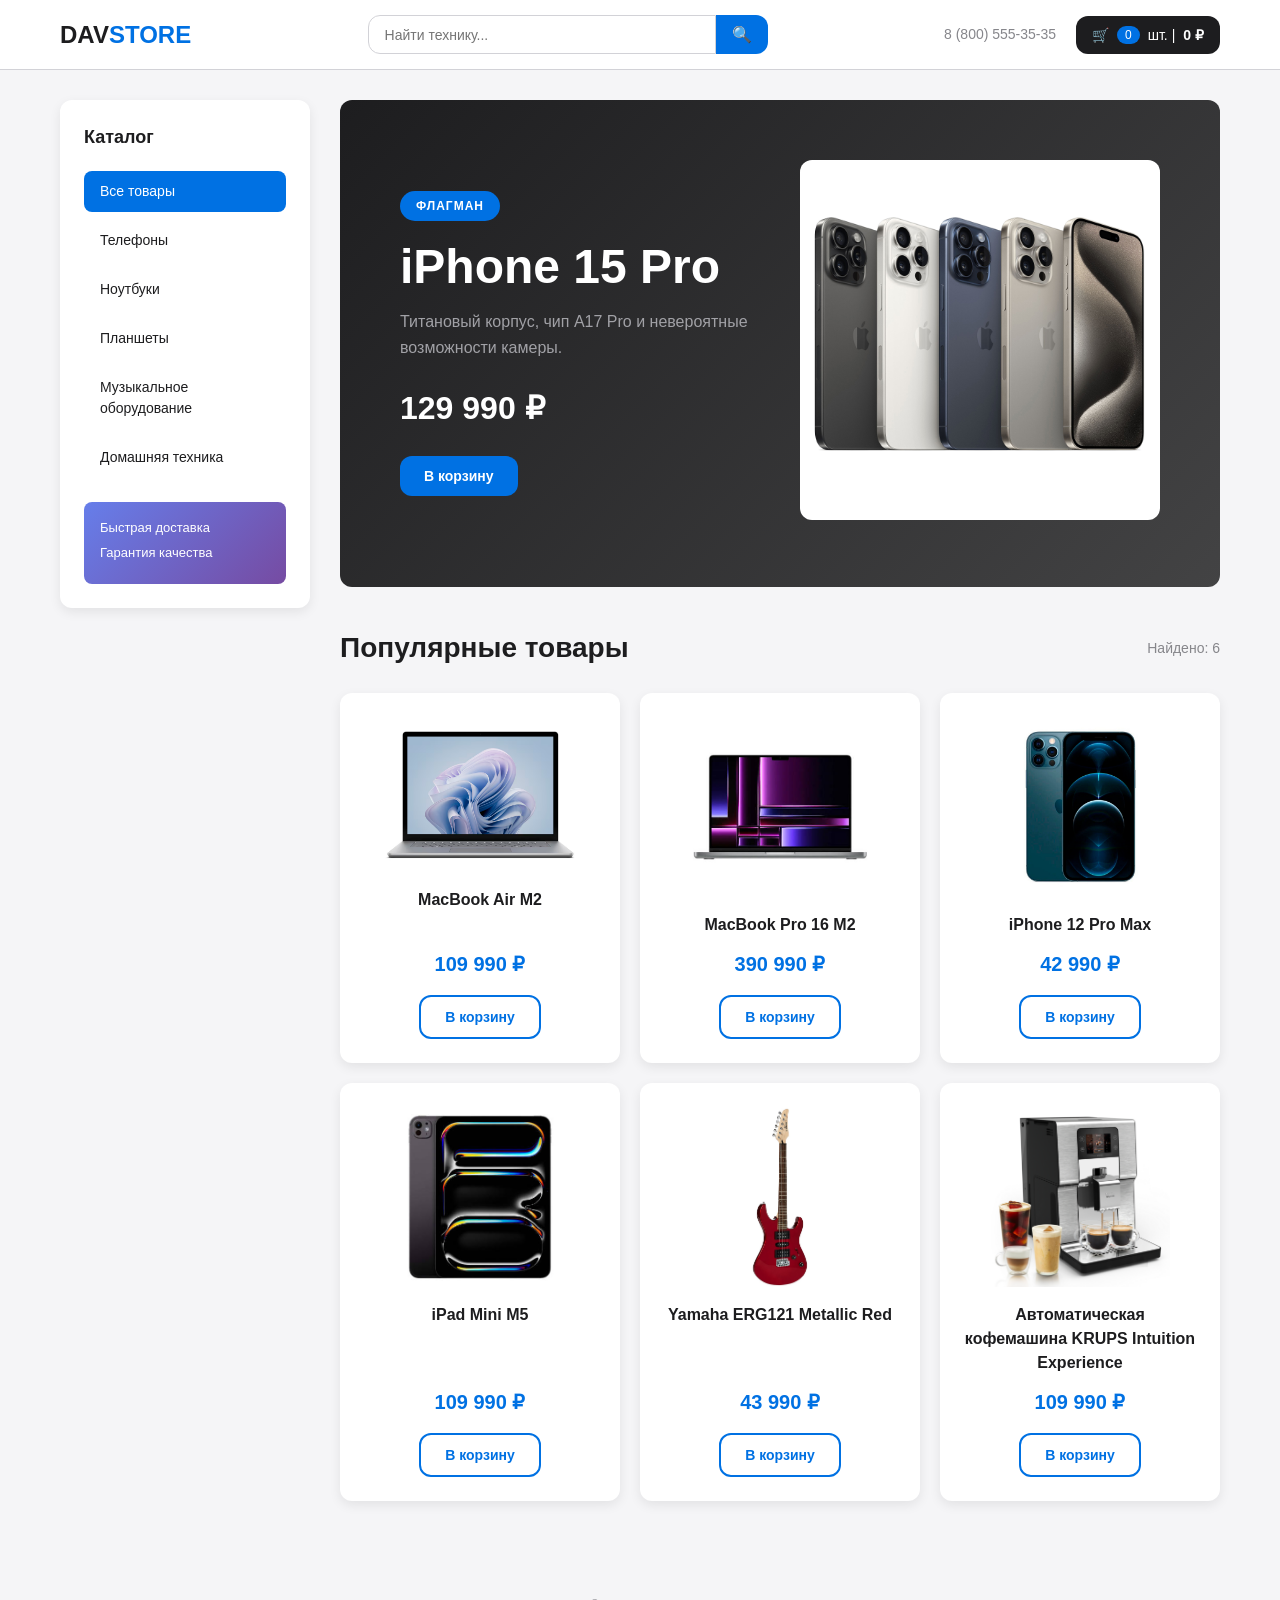
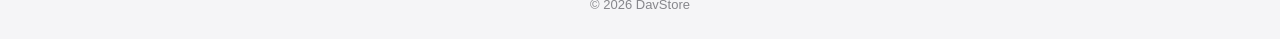
<file: lab1/index.html>
<!DOCTYPE html>
<html lang="ru">
<head>
    <meta charset="UTF-8">
    <meta name="viewport" content="width=device-width, initial-scale=1.0">
    <title>DavStore</title>
    <link rel="stylesheet" href="css/style.css">
</head>
<body>
<header class="header">
    <div class="header__container">
        <a href="#" class="logo">DAV<span class="logo__accent">STORE</span></a>

        <form class="search-form" id="search-form" action="#" method="get" role="search">
            <input type="search" id="search-input" placeholder="Найти технику..." class="search-form__input" aria-label="Поиск по каталогу">
            <button type="submit" class="search-form__btn" aria-label="Найти">🔍</button>
        </form>

        <div class="header__actions">
            <span class="header__phone">8 (800) 555-35-35</span>
            <button type="button" class="cart-btn" id="open-cart-btn" aria-label="Открыть корзину">
                🛒 <span class="cart-btn__count" id="cart-count">0</span> шт. |
                <span class="cart-btn__sum" id="cart-sum">0 ₽</span>
            </button>
        </div>
    </div>
</header>

<div class="page-wrapper">
    <aside class="sidebar">
        <h2 class="sidebar__title">Каталог</h2>
        <nav class="sidebar__nav" aria-label="Категории товаров">
            <ul class="category-list">
                <li><a href="#" class="category-link active" data-category="all">Все товары</a></li>
                <li><a href="#" class="category-link" data-category="phones">Телефоны</a></li>
                <li><a href="#" class="category-link" data-category="laptops">Ноутбуки</a></li>
                <li><a href="#" class="category-link" data-category="tablets">Планшеты</a></li>
                <li><a href="#" class="category-link" data-category="audio">Музыкальное оборудование</a></li>
                <li><a href="#" class="category-link" data-category="home">Домашняя техника</a></li>
            </ul>
        </nav>

        <div class="promo-block">
            <p>Быстрая доставка</p>
            <p>Гарантия качества</p>
        </div>
    </aside>

    <main class="main-content">

        <section class="hero">
        <div class="hero__content">
            <span class="hero__tag">ФЛАГМАН</span>
            <h1 class="hero__title">iPhone 15 Pro</h1>
            <p class="hero__desc">Титановый корпус, чип A17 Pro и невероятные возможности камеры.</p>
            <span class="hero__price">129 990 ₽</span>
            <button type="button" class="btn btn--primary add-to-cart" data-id="1" data-name="iPhone 15 Pro" data-price="129990">В корзину</button>
        </div>

        <div class="hero__image">
            <img src="img/iphone15.jpg" alt="iPhone 15 Pro в разных цветах" class="hero__img">
        </div>
    </section>

        <section class="catalog">
            <h2 class="catalog__title">Популярные товары <span class="catalog__count" id="catalog-count">Найдено: 6</span></h2>
            <div class="products-grid" id="products-grid">
                <article class="product-card" data-category="laptops" data-name="MacBook Air M2">
                    <img src="img/laptop.jpg" alt="Ноутбук MacBook Air M2" class="product-card__img" loading="lazy">
                    <h3 class="product-card__title">MacBook Air M2</h3>
                    <p class="product-card__price">109 990 ₽</p>
                    <button type="button" class="btn btn--outline add-to-cart" data-id="2" data-name="MacBook Air M2" data-price="109990">В корзину</button>
                </article>

                <article class="product-card" data-category="laptops" data-name="MacBook Pro 16 M2">
                    <img src="img/macbook-pro.png" alt="Ноутбук MacBook Pro 16 M2" class="product-card__img" loading="lazy">
                    <h3 class="product-card__title">MacBook Pro 16 M2</h3>
                    <p class="product-card__price">390 990 ₽</p>
                    <button type="button" class="btn btn--outline add-to-cart" data-id="3" data-name="MacBook Pro 16 M2" data-price="390990">В корзину</button>
                </article>

                <article class="product-card" data-category="phones" data-name="iPhone 12 Pro Max">
                    <img src="img/Iphone.jpg" alt="Смартфон iPhone 12 Pro Max" class="product-card__img" loading="lazy">
                    <h3 class="product-card__title">iPhone 12 Pro Max</h3>
                    <p class="product-card__price">42 990 ₽</p>
                    <button type="button" class="btn btn--outline add-to-cart" data-id="4" data-name="iPhone 12 Pro Max" data-price="42990">В корзину</button>
                </article>

                <article class="product-card" data-category="tablets" data-name="iPad Mini M5">
                    <img src="img/Ipad.jpeg" alt="Планшет iPad Mini" class="product-card__img" loading="lazy">
                    <h3 class="product-card__title">iPad Mini M5</h3>
                    <p class="product-card__price">109 990 ₽</p>
                    <button type="button" class="btn btn--outline add-to-cart" data-id="5" data-name="iPad Mini M5" data-price="109990">В корзину</button>
                </article>

                <article class="product-card" data-category="audio" data-name="Yamaha ERG121 Metallic Red">
                    <img src="img/Guitar.jpg" alt="Электрогитара Yamaha ERG121" class="product-card__img" loading="lazy">
                    <h3 class="product-card__title">Yamaha ERG121 Metallic Red</h3>
                    <p class="product-card__price">43 990 ₽</p>
                    <button type="button" class="btn btn--outline add-to-cart" data-id="6" data-name="Yamaha ERG121 Metallic Red" data-price="43990">В корзину</button>
                </article>

                <article class="product-card" data-category="home" data-name="KRUPS Intuition Experience">
                    <img src="img/coffeemaker.jpg" alt="Кофемашина KRUPS Intuition Experience" class="product-card__img" loading="lazy">
                    <h3 class="product-card__title">Автоматическая кофемашина KRUPS Intuition Experience</h3>
                    <p class="product-card__price">109 990 ₽</p>
                    <button type="button" class="btn btn--outline add-to-cart" data-id="7" data-name="KRUPS Intuition Experience" data-price="109990">В корзину</button>
                </article>
            </div>
        </section>
    </main>
</div>

<footer class="footer">
    <p>&copy; 2026 DavStore</p>
</footer>

<div class="modal-overlay" id="cart-modal">
    <div class="modal" role="dialog" aria-modal="true" aria-labelledby="cart-title">
        <button type="button" class="modal__close" id="close-cart-btn" aria-label="Закрыть">&times;</button>

        <div id="cart-view">
            <h2 class="modal__title" id="cart-title">Корзина</h2>
            <div class="cart-items" id="cart-items-container">
                <p class="empty-cart-msg">Корзина пуста</p>
            </div>
            <div class="cart-total">
                Итого: <span id="modal-total-sum">0 ₽</span>
            </div>
            <button type="button" class="btn btn--primary btn--full" id="checkout-btn" disabled>
                Оформить заказ
            </button>
        </div>

        <div id="order-view" hidden>
            <h2 class="modal__title">Оформление заказа</h2>
            <form class="order-form" id="order-form">
                <input type="text" name="firstName" placeholder="Имя" aria-label="Имя" autocomplete="given-name" required>
                <input type="text" name="lastName" placeholder="Фамилия" aria-label="Фамилия" autocomplete="family-name" required>
                <input type="text" name="address" placeholder="Адрес доставки" aria-label="Адрес доставки" autocomplete="street-address" required>
                <input type="tel" name="phone" placeholder="Контактный телефон" aria-label="Контактный телефон" autocomplete="tel"
                       pattern="[0-9+()\s\-]{10,18}" title="Введите телефон, например +7 (999) 123-45-67" required>
                <button type="submit" class="btn btn--primary btn--full">Создать заказ</button>
            </form>
        </div>

        <div id="success-view" class="order-success" hidden>
            <h2 class="order-success__title">Заказ создан!</h2>
            <p class="order-success__text">Мы свяжемся с вами для подтверждения.</p>
            <button type="button" class="btn btn--primary btn--full" id="success-close-btn">Закрыть</button>
        </div>
    </div>
</div>

<script src="js/app.js"></script>
</body>
</html>
</file>
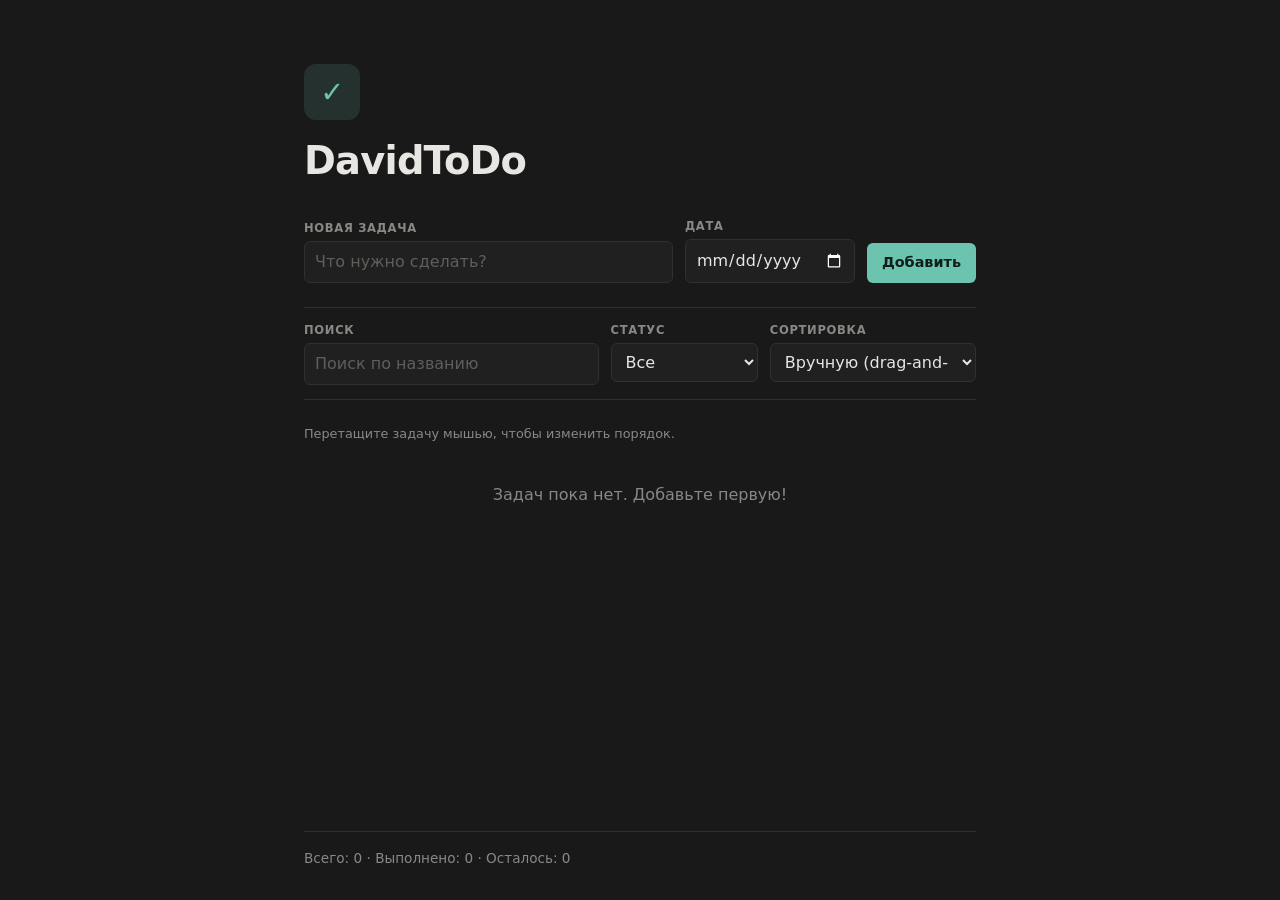
<file: lab2/index.html>
<!DOCTYPE html>
<html lang="ru">
<head>
  <meta charset="UTF-8">
  <meta name="viewport" content="width=device-width, initial-scale=1.0">
  <title>DavidToDo</title>
  <script src="js/app.js" defer></script>
</head>
<body>
</body>
</html>
</file>
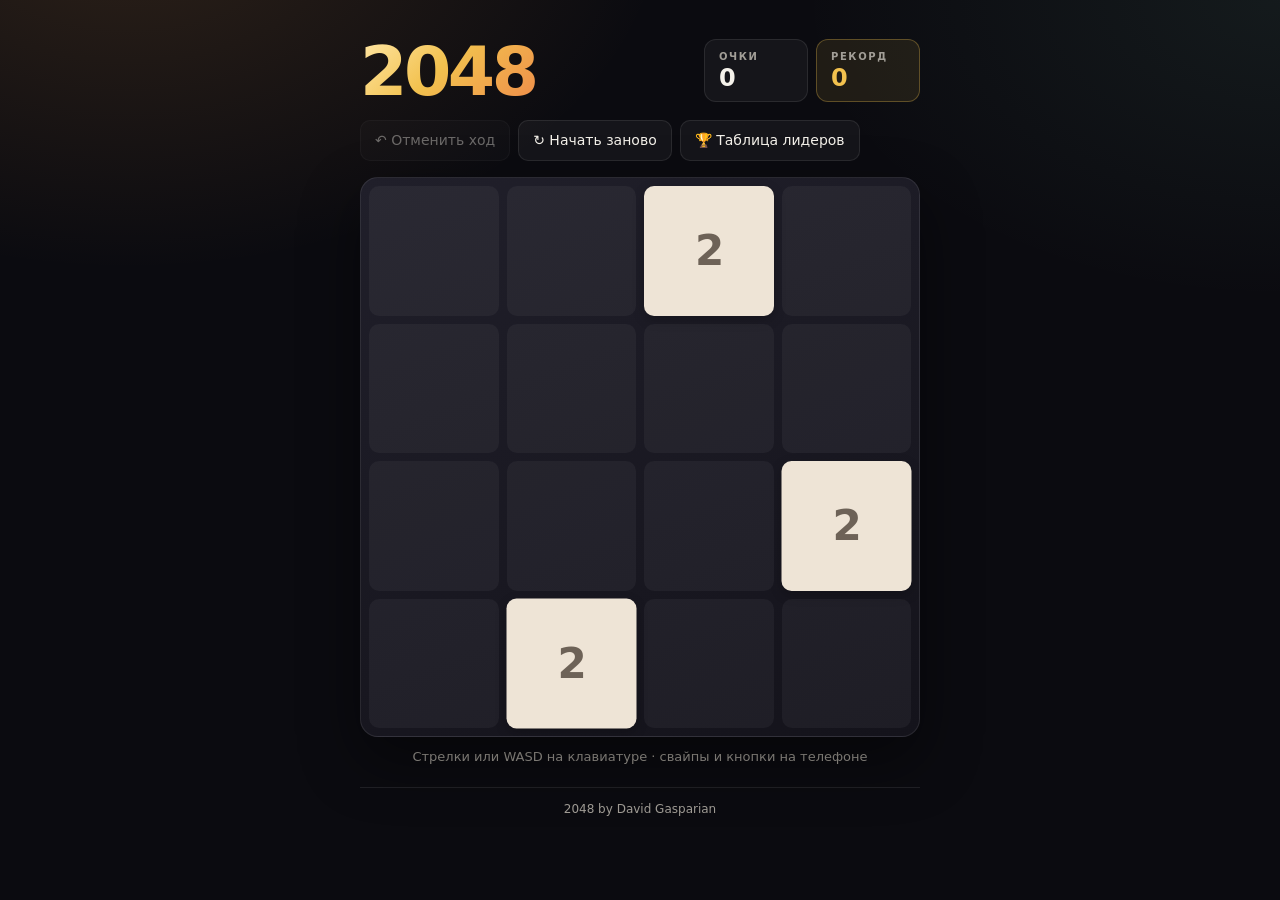
<file: lab3/index.html>
<!DOCTYPE html>
<html lang="ru">
<head>
  <meta charset="UTF-8">
  <meta name="viewport" content="width=device-width, initial-scale=1.0">
  <meta name="theme-color" content="#0b0b10">
  <meta name="description" content="2048 — игра-головоломка на чистом HTML, CSS и JavaScript.">
  <title>2048</title>
  <link rel="stylesheet" href="css/style.css">
  <script src="js/game.js" defer></script>
  <script src="js/app.js" defer></script>
</head>
<body>
  <main class="app">
    <header class="header">
      <div class="brand">
        <p class="subtitle"></p>
        <h1>2048</h1>
      </div>

      <div class="scores">
        <div class="score">
          <span>Очки</span>
          <strong id="score">0</strong>
        </div>
        <div class="score score--best">
          <span>Рекорд</span>
          <strong id="best">0</strong>
        </div>
      </div>
    </header>

    <div class="toolbar">
      <button id="undo" type="button" disabled>↶ Отменить ход</button>
      <button id="restart" type="button">↻ Начать заново</button>
      <button id="leaders" type="button">🏆 Таблица лидеров</button>
    </div>

    <section class="game">
      <div class="board" id="board" tabindex="0" aria-label="Игровое поле 4 на 4">
        <div class="grid" id="grid" aria-hidden="true"></div>
        <div class="tiles" id="tiles" aria-hidden="true"></div>
      </div>

      <p class="hint">Стрелки или WASD на клавиатуре · свайпы и кнопки на телефоне</p>

      <div class="dpad" id="dpad" hidden aria-label="Кнопки управления">
        <button type="button" data-move="up" aria-label="Вверх">↑</button>
        <button type="button" data-move="left" aria-label="Влево">←</button>
        <button type="button" data-move="down" aria-label="Вниз">↓</button>
        <button type="button" data-move="right" aria-label="Вправо">→</button>
      </div>
    </section>

    <footer class="footer">
      2048 by David Gasparian
    </footer>
  </main>

  <!-- Окончание игры -->
  <div class="modal" id="gameover-modal" hidden>
    <div class="modal__window" role="dialog" aria-modal="true" aria-labelledby="gameover-title">
      <div class="badge">2048</div>
      <p class="subtitle">Игра окончена</p>
      <h2 id="gameover-title">Ходов больше нет</h2>
      <p class="final-score">Ваш счёт: <strong id="gameover-score">0</strong></p>
      <p id="gameover-message">Введите имя и сохраните результат в таблицу лидеров.</p>

      <form id="save-form">
        <label class="sr-only" for="player-name">Ваше имя</label>
        <input id="player-name" type="text" maxlength="20" placeholder="Ваше имя" autocomplete="nickname">
        <p class="error" id="name-error" hidden></p>
        <button class="primary" type="submit">Сохранить результат</button>
      </form>

      <div class="modal__buttons">
        <button id="restart-over" type="button">↻ Начать заново</button>
        <button id="open-leaders-over" type="button">Таблица лидеров</button>
      </div>
    </div>
  </div>

  <!-- Таблица лидеров -->
  <div class="modal" id="leaders-modal" hidden>
    <div class="modal__window" role="dialog" aria-modal="true" aria-labelledby="leaders-title">
      <div class="modal__head">
        <div>
          <p class="subtitle">Зал славы</p>
          <h2 id="leaders-title">Таблица лидеров</h2>
        </div>
        <button id="close-leaders" class="close" type="button" aria-label="Закрыть">×</button>
      </div>

      <table id="leaders-table">
        <thead>
          <tr>
            <th>#</th>
            <th>Имя</th>
            <th>Очки</th>
            <th>Дата</th>
          </tr>
        </thead>
        <tbody id="leaders-body"></tbody>
      </table>

      <p id="leaders-empty" hidden>Пока нет рекордов. Сыграйте партию — результат появится здесь.</p>
    </div>
  </div>
</body>
</html>
</file>
<file: lab1/css/style.css>
:root {
    --primary-color: #0071e3;
    --primary-hover: #0077ed;
    --dark-bg: #1d1d1f;
    --light-bg: #f5f5f7;
    --text-main: #1d1d1f;
    --text-secondary: #86868b;
    --border-radius: 12px;
    --shadow: 0 4px 12px rgba(0,0,0,0.08);
    --shadow-hover: 0 8px 24px rgba(0,0,0,0.12);
}

* { 
    box-sizing: border-box; 
    margin: 0; 
    padding: 0; 
}

body { 
    font-family: -apple-system, BlinkMacSystemFont, "Segoe UI", Roboto, sans-serif; 
    background: var(--light-bg); 
    color: var(--text-main);
    line-height: 1.5;
}

/* ШАПКА */
.header {
    position: sticky;
    top: 0;
    z-index: 1000;
    background: rgba(255, 255, 255, 0.95);
    backdrop-filter: blur(10px);
    border-bottom: 1px solid #d2d2d7;
    padding: 15px 0;
}

.header__container {
    display: flex;
    justify-content: space-between;
    align-items: center;
    max-width: 1200px;
    margin: 0 auto;
    padding: 0 20px;
    gap: 20px;
}

.logo {
    font-size: 24px;
    font-weight: 700;
    color: var(--text-main);
    text-decoration: none;
    display: flex;
    align-items: center;
}

.logo__accent {
    color: var(--primary-color);
}

.search-form {
    display: flex;
    flex: 1;
    max-width: 400px;
}

.search-form__input {
    flex: 1;
    padding: 10px 16px;
    border: 1px solid #d2d2d7;
    border-radius: var(--border-radius) 0 0 var(--border-radius);
    font-size: 14px;
    outline: none;
    transition: border-color 0.2s;
}

.search-form__input:focus {
    border-color: var(--primary-color);
}

.search-form__btn {
    padding: 10px 16px;
    background: var(--primary-color);
    color: white;
    border: none;
    border-radius: 0 var(--border-radius) var(--border-radius) 0;
    cursor: pointer;
    font-size: 16px;
    transition: background 0.2s;
}

.search-form__btn:hover {
    background: var(--primary-hover);
}

.header__actions {
    display: flex;
    align-items: center;
    gap: 20px;
}

.header__phone {
    font-size: 14px;
    color: var(--text-secondary);
    font-weight: 500;
}

.cart-btn {
    display: flex;
    align-items: center;
    gap: 8px;
    padding: 10px 16px;
    background: var(--dark-bg);
    color: white;
    border: none;
    border-radius: var(--border-radius);
    cursor: pointer;
    font-size: 14px;
    font-weight: 500;
    transition: background 0.2s;
}

.cart-btn:hover {
    background: #000;
}

.cart-btn__count {
    background: var(--primary-color);
    padding: 2px 8px;
    border-radius: 10px;
    font-size: 12px;
}

/*ОСНОВНАЯ СТРАНИЦА*/
.page-wrapper {
    display: grid;
    grid-template-columns: 250px 1fr;
    gap: 30px;
    max-width: 1200px;
    margin: 30px auto;
    padding: 0 20px;
}

/* САЙДБАР */
.sidebar {
    background: white;
    padding: 24px;
    border-radius: var(--border-radius);
    box-shadow: var(--shadow);
    height: fit-content;
    position: sticky;
    top: 100px;
}

.sidebar__title {
    font-size: 18px;
    font-weight: 700;
    margin-bottom: 20px;
    color: var(--text-main);
}

.sidebar__nav {
    margin-bottom: 24px;
}

.category-list {
    list-style: none;
}

.category-list li {
    margin-bottom: 8px;
}

.category-link {
    display: block;
    padding: 10px 16px;
    color: var(--text-main);
    text-decoration: none;
    border-radius: 8px;
    font-size: 14px;
    transition: all 0.2s;
}

.category-link:hover {
    background: var(--light-bg);
}

.category-link.active {
    background: var(--primary-color);
    color: white;
    font-weight: 500;
}

.promo-block {
    background: linear-gradient(135deg, #667eea 0%, #764ba2 100%);
    padding: 16px;
    border-radius: 8px;
    color: white;
    font-size: 13px;
    line-height: 1.6;
}

.promo-block p {
    margin-bottom: 4px;
}

/* БОЛЬШОЙ БАННЕР */
.hero {
    display: flex;
    align-items: center;
    justify-content: space-between;
    background: linear-gradient(135deg, #1d1d1f 0%, #434344 100%);
    border-radius: var(--border-radius);
    padding: 60px;
    margin-bottom: 40px;
    color: white;
    gap: 40px;
}

.hero__content {
    flex: 1;
}

.hero__tag {
    display: inline-block;
    background: var(--primary-color);
    padding: 6px 16px;
    border-radius: 20px;
    font-size: 12px;
    font-weight: 600;
    letter-spacing: 1px;
    margin-bottom: 20px;
}

.hero__title {
    font-size: 48px;
    font-weight: 700;
    margin-bottom: 16px;
    line-height: 1.1;
}

.hero__desc {
    font-size: 16px;
    color: #a1a1a6;
    margin-bottom: 24px;
    line-height: 1.6;
}

.hero__price {
    display: block;
    font-size: 32px;
    font-weight: 700;
    margin-bottom: 24px;
}

.hero__img {
    max-width: 100%;
    max-height: 360px;
    object-fit: contain;
    border-radius: var(--border-radius);
}

/* КНОПКИ */
.btn {
    padding: 12px 24px;
    border: none;
    border-radius: var(--border-radius);
    font-size: 14px;
    font-weight: 600;
    cursor: pointer;
    transition: all 0.2s;
    text-decoration: none;
    display: inline-block;
}

.btn--primary {
    background: var(--primary-color);
    color: white;
}

.btn--primary:hover {
    background: var(--primary-hover);
    transform: translateY(-2px);
}

.btn--outline {
    background: transparent;
    color: var(--primary-color);
    border: 2px solid var(--primary-color);
}

.btn--outline:hover {
    background: var(--primary-color);
    color: white;
}

.btn--full {
    width: 100%;
}

/* КАТАЛОГ */
.catalog {
    margin-bottom: 40px;
}

.catalog__title {
    font-size: 28px;
    font-weight: 700;
    margin-bottom: 24px;
    display: flex;
    justify-content: space-between;
    align-items: center;
}

.catalog__count {
    font-size: 14px;
    color: var(--text-secondary);
    font-weight: 400;
}

.products-grid {
    display: grid;
    grid-template-columns: repeat(auto-fill, minmax(220px, 1fr));
    gap: 20px;
}

.product-card {
    background: white;
    border-radius: var(--border-radius);
    padding: 24px;
    display: flex;
    flex-direction: column;
    align-items: center;
    text-align: center;
    box-shadow: var(--shadow);
    transition: all 0.3s;
}

.product-card:hover {
    box-shadow: var(--shadow-hover);
    transform: translateY(-4px);
}

.product-card__img {
    width: 100%;
    max-height: 180px;
    object-fit: contain;
    margin-bottom: 16px;
}

.product-card__title {
    font-size: 16px;
    font-weight: 600;
    margin-bottom: 12px;
    color: var(--text-main);
}

.product-card__price {
    font-size: 20px;
    font-weight: 700;
    color: var(--primary-color);
    margin-bottom: 16px;
}

/* МОДАЛЬНОЕ ОКНО */
.modal-overlay {
    display: none;
    position: fixed;
    top: 0;
    left: 0;
    width: 100%;
    height: 100%;
    background: rgba(0, 0, 0, 0.5);
    z-index: 2000;
    justify-content: center;
    align-items: center;
    padding: 20px;
}

.modal-overlay.active {
    display: flex;
}

.modal {
    background: white;
    border-radius: var(--border-radius);
    padding: 32px;
    max-width: 500px;
    width: 100%;
    max-height: 90vh;
    overflow-y: auto;
    position: relative;
    box-shadow: 0 20px 60px rgba(0,0,0,0.3);
}

.modal__close {
    position: absolute;
    top: 16px;
    right: 16px;
    background: none;
    border: none;
    font-size: 28px;
    cursor: pointer;
    color: var(--text-secondary);
    transition: color 0.2s;
}

.modal__close:hover {
    color: var(--text-main);
}

.modal__title {
    font-size: 24px;
    font-weight: 700;
    margin-bottom: 24px;
}

.cart-btn__sum {
    font-weight: 600;
}

.cart-items {
    margin-bottom: 24px;
}

.empty-cart-msg {
    text-align: center;
    color: var(--text-secondary);
    padding: 40px 0;
    font-size: 16px;
}

.cart-item {
    display: flex;
    justify-content: space-between;
    align-items: center;
    padding: 16px 0;
    border-bottom: 1px solid #e5e5e7;
    gap: 16px;
}

.cart-item__controls {
    display: flex;
    align-items: center;
    gap: 12px;
}

.qty-btn {
    width: 32px;
    height: 32px;
    border: 1px solid #d2d2d7;
    background: white;
    border-radius: 8px;
    cursor: pointer;
    font-size: 16px;
    font-weight: 600;
    transition: all 0.2s;
}

.qty-btn:hover {
    background: var(--light-bg);
    border-color: var(--primary-color);
}

.remove-btn {
    background: none;
    border: none;
    color: #ff3b30;
    cursor: pointer;
    font-size: 13px;
    font-weight: 500;
    transition: opacity 0.2s;
}

.remove-btn:hover {
    opacity: 0.7;
}

.cart-total {
    font-size: 20px;
    font-weight: 700;
    margin-bottom: 24px;
    padding-top: 16px;
    border-top: 2px solid var(--text-main);
}

/* ФОРМА ЗАКАЗА */
.order-form {
    margin-top: 24px;
}

.order-form h3 {
    font-size: 18px;
    font-weight: 600;
    margin-bottom: 16px;
}

.order-form input {
    width: 100%;
    padding: 12px 16px;
    border: 1px solid #d2d2d7;
    border-radius: 8px;
    font-size: 14px;
    margin-bottom: 12px;
    outline: none;
    transition: border-color 0.2s;
}

.order-form input:focus {
    border-color: var(--primary-color);
}

/* АДАПТИВНОСТЬ */
@media (max-width: 1024px) {
    .page-wrapper {
        grid-template-columns: 200px 1fr;
    }
    .products-grid {
        grid-template-columns: repeat(2, 1fr);
    }
    .hero {
        padding: 40px;
    }
    .hero__title {
        font-size: 36px;
    }
}

@media (max-width: 768px) {
    .header__container {
        flex-wrap: wrap;
    }
    .search-form {
        order: 3;
        max-width: 100%;
        flex-basis: 100%;
        margin-top: 12px;
    }
    .page-wrapper {
        display: flex;
        flex-direction: column;
    }
    .sidebar {
        position: static;
    }
    .sidebar__nav ul {
        display: flex;
        overflow-x: auto;
        gap: 10px;
        padding-bottom: 8px;
    }
    .category-link {
        white-space: nowrap;
        padding: 8px 16px;
        background: var(--light-bg);
        border-radius: 20px;
    }
    .category-link.active {
        background: var(--primary-color);
        color: white;
    }
    .products-grid {
        grid-template-columns: 1fr;
    }
    .header__phone {
        display: none;
    }
    .hero {
        flex-direction: column;
        text-align: center;
        padding: 32px 24px;
    }
    .hero__title {
        font-size: 28px;
    }
    .hero__price {
        font-size: 24px;
    }
    .catalog__title {
        flex-direction: column;
        align-items: flex-start;
        gap: 8px;
    }
}

/* ===== ДОПОЛНЕНИЯ ===== */
.product-card[hidden] { display: none; }
.product-card__title { flex: 1; }

.btn:disabled {
    opacity: 0.5;
    cursor: not-allowed;
    transform: none;
}

.no-results {
    grid-column: 1 / -1;
    text-align: center;
    color: var(--text-secondary);
    padding: 40px 0;
}

/* Корзина */
.cart-item__info {
    flex: 1;
    min-width: 0;
}

.cart-item__name {
    font-size: 15px;
    font-weight: 600;
}

.cart-item__price {
    font-size: 13px;
    color: var(--text-secondary);
}

.qty-value {
    min-width: 24px;
    text-align: center;
    font-weight: 600;
}

.cart-item__sum {
    min-width: 90px;
    text-align: right;
    font-weight: 700;
}

/* Форма и сообщение об успехе */
.order-form input:invalid:not(:placeholder-shown) {
    border-color: #ff3b30;
}

.order-success {
    text-align: center;
    padding: 24px 0;
}

.order-success__title {
    font-size: 28px;
    font-weight: 700;
    color: #34c759;
    margin-bottom: 12px;
}

.order-success__text {
    color: var(--text-secondary);
    margin-bottom: 24px;
}

.footer {
    text-align: center;
    color: var(--text-secondary);
    font-size: 13px;
    padding: 24px 20px;
}

/* Дополнительная адаптивность */
@media (min-width: 481px) and (max-width: 768px) {
    .products-grid {
        grid-template-columns: repeat(2, 1fr);
    }
}

@media (max-width: 480px) {
    .logo { font-size: 20px; }
    .cart-btn { padding: 8px 12px; font-size: 13px; }
    .catalog__title { font-size: 22px; }
    .modal { padding: 24px 16px; }
    .cart-item { flex-wrap: wrap; }
    .cart-item__info { flex-basis: 100%; }
    .cart-item__sum { margin-left: auto; }
}
</file>
<file: lab3/css/style.css>
:root {
  color-scheme: dark;
  --bg: #0b0b10;
  --panel: #191820;
  --line: rgba(255, 255, 255, 0.09);
  --text: #f4f1ea;
  --muted: #a29e97;
  --gold: #f2c14e;
  --green: #8fe3c0;
  --red: #f4806f;
  --gap: 8px;
  --font: system-ui, -apple-system, "Segoe UI", Roboto, "Helvetica Neue", Arial, sans-serif;
}

* {
  box-sizing: border-box;
}

body {
  margin: 0;
  min-height: 100vh;
  font-family: var(--font);
  font-size: 16px;
  line-height: 1.5;
  color: var(--text);
  background:
    radial-gradient(900px 600px at 10% -10%, rgba(242, 161, 74, 0.15), transparent 60%),
    radial-gradient(800px 500px at 100% 0%, rgba(143, 227, 192, 0.07), transparent 60%),
    var(--bg);
  -webkit-font-smoothing: antialiased;
}

body.modal-open {
  overflow: hidden;
}

[hidden] {
  display: none !important;
}

h1,
h2,
p {
  margin: 0;
}

button,
input {
  font: inherit;
  color: inherit;
}

button {
  cursor: pointer;
}

:focus-visible {
  outline: 2px solid var(--gold);
  outline-offset: 2px;
}

/* Раскладка */
.app {
  width: min(100% - 32px, 560px);
  margin: 0 auto;
  padding: 36px 0 24px;
}

.header {
  display: flex;
  align-items: flex-end;
  justify-content: space-between;
  flex-wrap: wrap;
  gap: 16px;
  margin-bottom: 18px;
}

.subtitle {
  margin-bottom: 5px;
  font-size: 11px;
  font-weight: 700;
  letter-spacing: 0.2em;
  text-transform: uppercase;
  color: var(--gold);
}

h1 {
  font-size: 68px;
  font-weight: 800;
  line-height: 0.9;
  letter-spacing: -0.05em;
  background: linear-gradient(135deg, #ffe6a4, var(--gold) 45%, #ef8e4a);
  -webkit-background-clip: text;
  background-clip: text;
  color: transparent;
}

.rules {
  max-width: 32ch;
  margin-top: 10px;
  color: var(--muted);
  font-size: 14px;
}

.scores {
  display: flex;
  gap: 8px;
}

.score {
  min-width: 104px;
  padding: 9px 14px 8px;
  border: 1px solid var(--line);
  border-radius: 12px;
  background: rgba(255, 255, 255, 0.045);
}

.score span {
  display: block;
  font-size: 10px;
  font-weight: 600;
  letter-spacing: 0.16em;
  text-transform: uppercase;
  color: var(--muted);
}

.score strong {
  display: block;
  font-size: 24px;
  font-variant-numeric: tabular-nums;
  line-height: 1.2;
}

.score--best {
  border-color: rgba(242, 193, 78, 0.3);
  background: rgba(242, 193, 78, 0.09);
}

.score--best strong {
  color: var(--gold);
}

/* Кнопки */
.toolbar {
  display: flex;
  flex-wrap: wrap;
  gap: 8px;
  margin-bottom: 16px;
}

.toolbar button,
.modal button {
  padding: 9px 14px;
  border: 1px solid var(--line);
  border-radius: 10px;
  background: rgba(255, 255, 255, 0.045);
  color: var(--text);
  font-size: 14px;
  transition: background 0.15s;
}

.toolbar button:hover,
.modal button:hover {
  background: rgba(255, 255, 255, 0.1);
}

button:disabled {
  opacity: 0.4;
  cursor: not-allowed;
}

/* Игровое поле */
.board {
  position: relative;
  width: 100%;
  aspect-ratio: 1;
  padding: var(--gap);
  border: 1px solid var(--line);
  border-radius: 18px;
  background: linear-gradient(160deg, #201f2a, #14131b);
  box-shadow: 0 24px 60px rgba(0, 0, 0, 0.45);
  touch-action: none;
  overflow: hidden;
}

.grid,
.tiles {
  position: absolute;
  inset: var(--gap);
}

.grid {
  display: grid;
  grid-template-columns: repeat(4, 1fr);
  grid-template-rows: repeat(4, 1fr);
  gap: var(--gap);
}

.cell {
  border-radius: 10px;
  background: rgba(255, 255, 255, 0.045);
}

.tile {
  --x: 0;
  --y: 0;

  position: absolute;
  top: 0;
  left: 0;
  display: flex;
  align-items: center;
  justify-content: center;
  width: calc((100% - 3 * var(--gap)) / 4);
  height: calc((100% - 3 * var(--gap)) / 4);
  border-radius: 10px;
  font-size: clamp(22px, 7.7vw, 42px);
  font-weight: 800;
  font-variant-numeric: tabular-nums;
  line-height: 1;
  letter-spacing: -0.04em;
  box-shadow: 0 4px 12px rgba(0, 0, 0, 0.22);
  transform: translate(
    calc(var(--x) * 100% + var(--x) * var(--gap)),
    calc(var(--y) * 100% + var(--y) * var(--gap))
  );
  transition: transform 0.15s ease;
  will-change: transform;
}

.tile[data-digits="3"] {
  font-size: clamp(18px, 6.2vw, 34px);
}

.tile[data-digits="4"] {
  font-size: clamp(15px, 5.2vw, 27px);
}

.tile[data-digits="5"],
.tile[data-digits="6"] {
  font-size: clamp(11px, 3.8vw, 19px);
}

.tile--new {
  animation: tile-new 0.18s ease;
}

.tile--pop {
  animation: tile-pop 0.18s ease;
}

.tile--gone {
  opacity: 0;
  transition: opacity 0.15s ease;
}

@keyframes tile-new {
  from {
    opacity: 0;
    scale: 0.4;
  }
}

@keyframes tile-pop {
  50% {
    scale: 1.16;
  }
}

/* Подсказка и мобильные кнопки */
.hint {
  margin-top: 10px;
  color: var(--muted);
  font-size: 13px;
  text-align: center;
}

.dpad {
  display: grid;
  grid-template-columns: repeat(3, 60px);
  grid-template-rows: repeat(2, 54px);
  gap: 8px;
  justify-content: center;
  margin-top: 12px;
  user-select: none;
}

.dpad button {
  border: 1px solid var(--line);
  border-radius: 12px;
  background: rgba(255, 255, 255, 0.05);
  color: var(--text);
  font-size: 22px;
  line-height: 1;
  transition: background 0.15s, transform 0.1s;
  touch-action: manipulation;
}

.dpad button:active {
  transform: scale(0.94);
  background: rgba(242, 193, 78, 0.16);
}

.dpad button[data-move="up"] {
  grid-column: 2;
  grid-row: 1;
}

.dpad button[data-move="left"] {
  grid-column: 1;
  grid-row: 2;
}

.dpad button[data-move="down"] {
  grid-column: 2;
  grid-row: 2;
}

.dpad button[data-move="right"] {
  grid-column: 3;
  grid-row: 2;
}

.footer {
  margin-top: 20px;
  padding-top: 12px;
  border-top: 1px solid var(--line);
  color: var(--muted);
  font-size: 12px;
  text-align: center;
}

/* Модальные окна */
.modal {
  position: fixed;
  inset: 0;
  z-index: 10;
  display: grid;
  place-items: center;
  padding: 16px;
  background: rgba(5, 5, 8, 0.76);
  -webkit-backdrop-filter: blur(4px);
  backdrop-filter: blur(4px);
}

#leaders-modal {
  z-index: 20;
}

.modal__window {
  width: min(100%, 440px);
  max-height: 90vh;
  overflow: auto;
  padding: 24px;
  border: 1px solid var(--line);
  border-radius: 18px;
  background: linear-gradient(180deg, #1e1d26, #15141b);
  box-shadow: 0 30px 90px rgba(0, 0, 0, 0.6);
  animation: modal-show 0.2s ease;
}

@keyframes modal-show {
  from {
    opacity: 0;
    translate: 0 12px;
  }
}

.badge {
  display: grid;
  place-items: center;
  width: 52px;
  height: 52px;
  margin-bottom: 12px;
  border-radius: 14px;
  background: linear-gradient(135deg, #ffe08a, #ef8e4a);
  color: #241803;
  font-size: 13px;
  font-weight: 800;
}

.modal h2 {
  margin-bottom: 8px;
  font-size: 24px;
  letter-spacing: -0.02em;
}

.final-score {
  margin-bottom: 10px;
  color: var(--muted);
  font-size: 14px;
}

.final-score strong {
  color: var(--gold);
  font-size: 28px;
  font-variant-numeric: tabular-nums;
}

#gameover-message {
  margin-bottom: 12px;
  color: var(--muted);
  font-size: 14px;
}

#gameover-message.saved {
  color: var(--green);
  font-weight: 600;
}

#save-form {
  display: grid;
  gap: 8px;
}

input {
  width: 100%;
  padding: 11px 13px;
  border: 1px solid var(--line);
  border-radius: 10px;
  background: #0d0d13;
  color: var(--text);
}

input:focus {
  outline: none;
  border-color: var(--gold);
}

input[aria-invalid="true"] {
  border-color: var(--red);
}

.primary {
  border: 0 !important;
  background: linear-gradient(135deg, #f8d477, #ef9a4a) !important;
  color: #2a1c05 !important;
  font-weight: 700;
}

.error {
  color: var(--red);
  font-size: 12px;
}

.modal__buttons {
  display: flex;
  flex-wrap: wrap;
  gap: 8px;
  margin-top: 14px;
}

.modal__buttons button {
  flex: 1 1 160px;
}

.modal__head {
  display: flex;
  align-items: flex-start;
  justify-content: space-between;
  gap: 12px;
}

.close {
  width: 36px;
  height: 36px;
  flex: none;
  padding: 0;
  font-size: 22px;
  line-height: 1;
  color: var(--muted);
}

/* Таблица лидеров */

#leaders-table {
  width: 100%;
  margin-top: 10px;
  border-collapse: collapse;
  table-layout: fixed;
}

#leaders-table th {
  padding: 0 4px 6px;
  color: var(--muted);
  font-size: 10px;
  font-weight: 600;
  letter-spacing: 0.12em;
  text-align: left;
  text-transform: uppercase;
}

#leaders-table th:nth-child(1) {
  width: 30px;
}

#leaders-table th:nth-child(3) {
  width: 64px;
  text-align: right;
}

#leaders-table th:nth-child(4) {
  width: 82px;
  text-align: right;
}

#leaders-table td {
  padding: 8px 4px;
  border-top: 1px solid var(--line);
  font-size: 14px;
}

#leaders-table .rank {
  color: var(--muted);
  font-variant-numeric: tabular-nums;
}

#leaders-table .name {
  overflow-wrap: anywhere;
}

#leaders-table .points {
  color: var(--gold);
  font-weight: 700;
  font-variant-numeric: tabular-nums;
  text-align: right;
  white-space: nowrap;
}

#leaders-table .date {
  color: var(--muted);
  font-size: 12px;
  text-align: right;
  white-space: nowrap;
}

#leaders-empty {
  padding-top: 18px;
  color: var(--muted);
  font-size: 14px;
  text-align: center;
}

.sr-only {
  position: absolute;
  width: 1px;
  height: 1px;
  margin: -1px;
  padding: 0;
  overflow: hidden;
  clip: rect(0, 0, 0, 0);
  white-space: nowrap;
  border: 0;
}

/* Мобильные экраны */
@media (max-width: 620px) {
  .app {
    padding-top: 20px;
  }

  .header {
    align-items: flex-start;
    gap: 12px;
    margin-bottom: 14px;
  }

  h1 {
    font-size: 56px;
  }

  .rules {
    display: none;
  }

  .scores {
    width: 100%;
  }

  .score {
    flex: 1;
    min-width: 0;
  }

  .toolbar {
    gap: 6px;
    margin-bottom: 12px;
  }

  .toolbar button {
    flex: 1 1 auto;
    padding: 9px 8px;
    font-size: 13px;
    white-space: nowrap;
  }

  .board {
    border-radius: 14px;
  }

  .hint {
    font-size: 12px;
  }

  .dpad {
    grid-template-columns: repeat(3, 58px);
    grid-template-rows: repeat(2, 52px);
  }

  .modal__window {
    padding: 18px;
  }

  .modal h2 {
    font-size: 22px;
  }

  #leaders-table th:nth-child(4) {
    width: 72px;
  }
}

@media (min-width: 621px) and (max-height: 880px) {
  .app {
    padding-top: 20px;
  }

  .rules {
    display: none;
  }

  h1 {
    font-size: 56px;
  }

  .board {
    width: min(100%, calc(100vh - 330px));
    margin: 0 auto;
  }
}

@media (prefers-reduced-motion: reduce) {
  * {
    animation-duration: 0.01ms !important;
    transition-duration: 0.01ms !important;
  }
}
</file>
